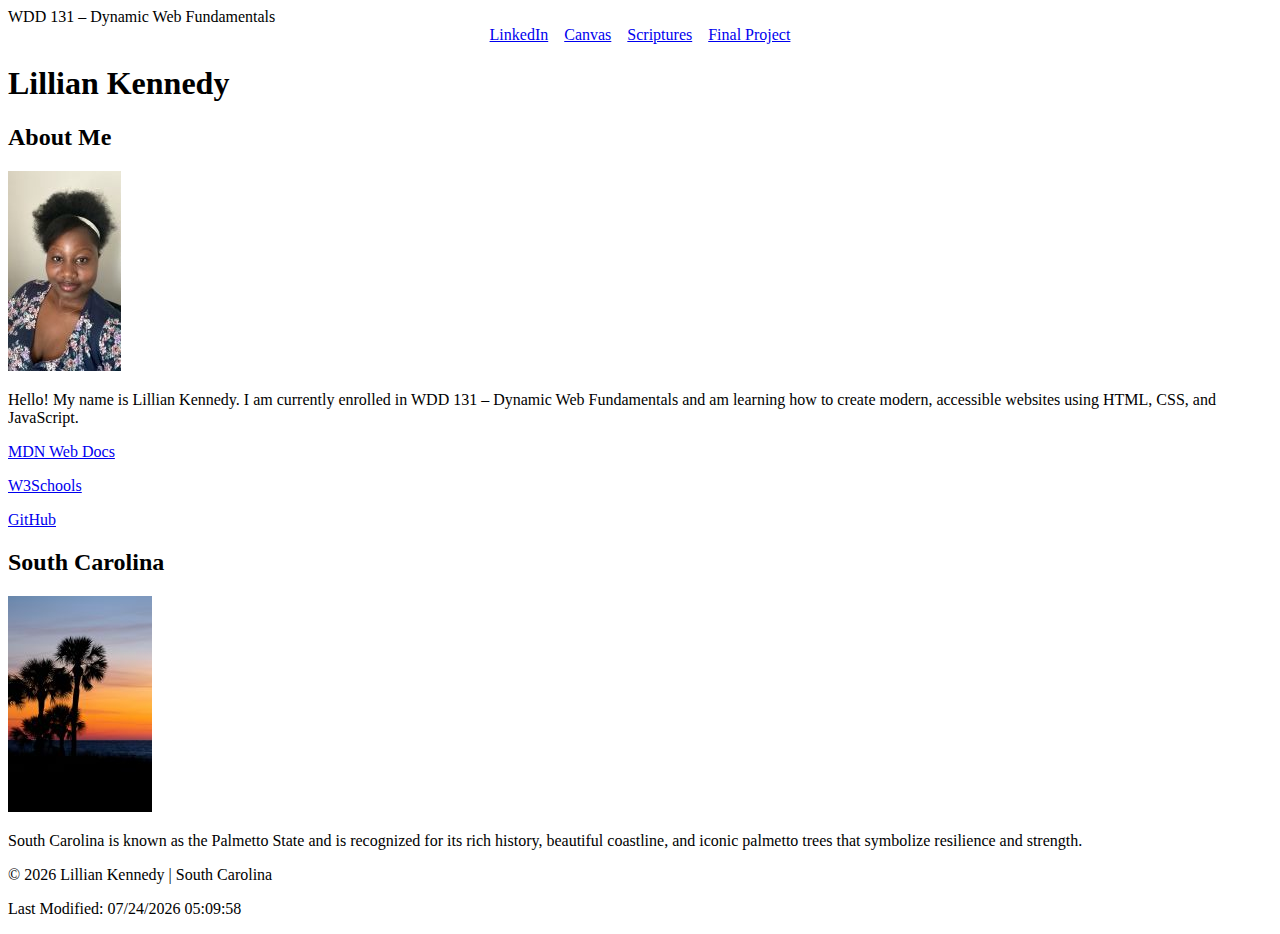
<file: index.html>
<!DOCTYPE html>
<html lang="en">
<head>
  <meta charset="UTF-8">
  <meta name="viewport" content="width=device-width, initial-scale=1.0">
  <meta name="description" content="WDD 131 – Dynamic Web Fundamentals | Lillian Kennedy | Course landing page demonstrating HTML, CSS, and JavaScript fundamentals.">
  <meta name="author" content="Lillian Kennedy">

  <title>WDD 131 – Dynamic Web Fundamentals – Lillian Kennedy</title>

  <!-- Google Fonts -->
  <link rel="preconnect" href="https://fonts.googleapis.com">
  <link rel="preconnect" href="https://fonts.gstatic.com" crossorigin>
  <link href="https://fonts.googleapis.com/css2?family=Roboto:wght@400;700&display=swap" rel="stylesheet">

  <!-- CSS -->
  <link rel="stylesheet" href="styles/base.css">

  <!-- JavaScript -->
  <script src="scripts/getdates.js" defer></script>
</head>

<body>
  <header>
    <span id="course-title">WDD 131 – Dynamic Web Fundamentals</span>

    <nav>
      <a href="https://www.linkedin.com/" target="_blank">LinkedIn</a>
      <a href="https://byupw.instructure.com/" target="_blank">Canvas</a>
      <a href="https://www.churchofjesuschrist.org/study/scriptures" target="_blank">Scriptures</a>
      <a href="#" >Final Project</a>
    </nav>
  </header>

  <main>
    <h1>Lillian Kennedy</h1>

    <section class="card">
      <h2>About Me</h2>
      <img src="images/profile.jpg" alt="Profile photo of Lillian Kennedy">
      <p>
        Hello! My name is Lillian Kennedy. I am currently enrolled in WDD 131 – Dynamic Web
        Fundamentals and am learning how to create modern, accessible websites using
        HTML, CSS, and JavaScript.
      </p>
      <p>
        <a href="https://developer.mozilla.org/" target="_blank">MDN Web Docs</a>
      </p>
      <p>
        <a href="https://www.w3schools.com/" target="_blank">W3Schools</a>
      </p>
      <p>
        <a href="https://github.com/" target="_blank">GitHub</a>
      </p>
    </section>

    <section class="card">
      <h2>South Carolina</h2>
      <img src="images/palmetto.jpg" alt="Palmetto tree of South Carolina">
      <p>
        South Carolina is known as the Palmetto State and is recognized for its rich
        history, beautiful coastline, and iconic palmetto trees that symbolize resilience
        and strength.
      </p>
    </section>
  </main>

  <footer>
    <p>
      &copy; <span id="currentyear"></span> Lillian Kennedy | South Carolina
    </p>
    <p id="lastModified"></p>
  </footer>
</body>
</html>
</file>
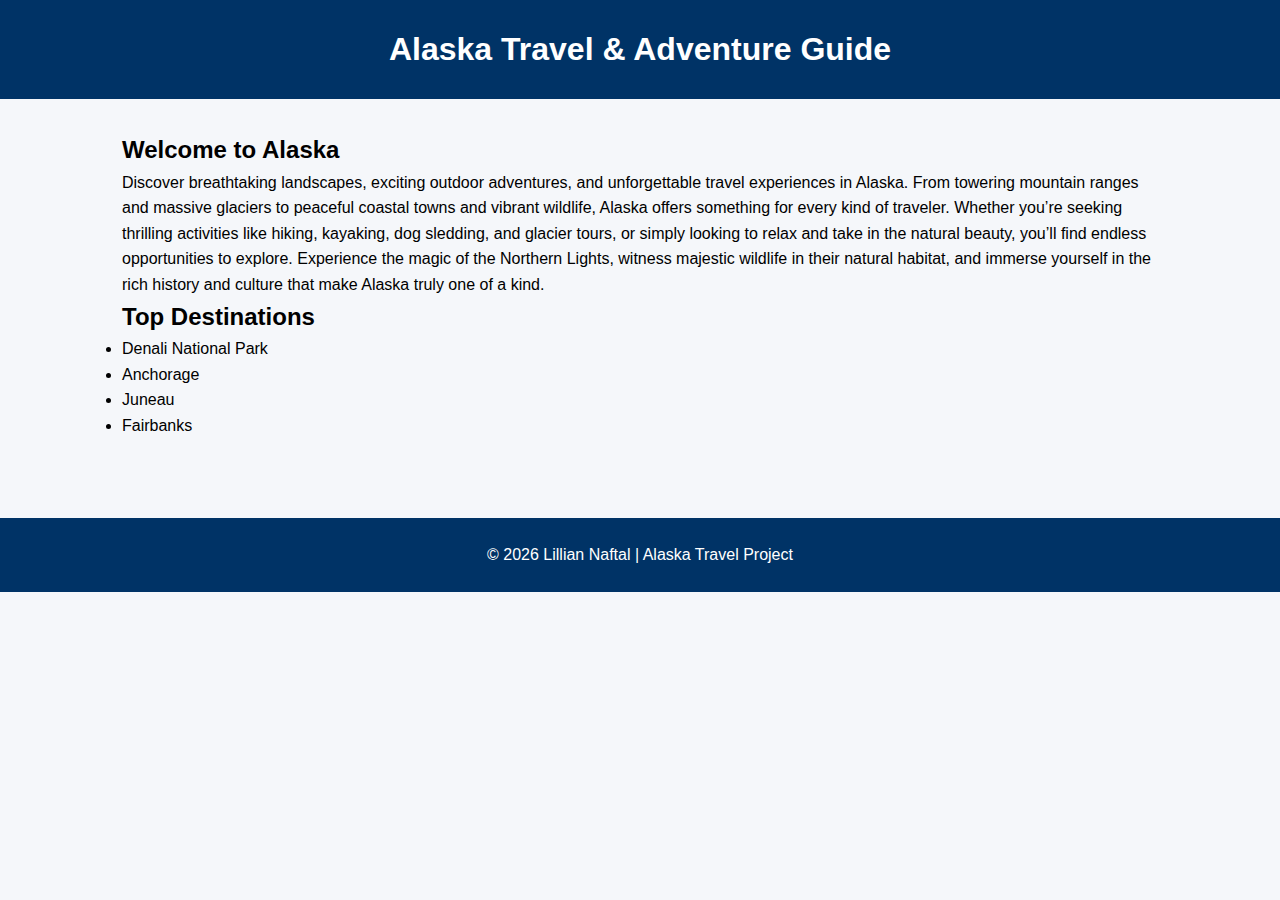
<file: project/index.html>
<!DOCTYPE html>
<html lang="en-US">
<head>
    <meta charset="UTF-8">
    <meta name="viewport" content="width=device-width, initial-scale=1.0">

    <title>Alaska Travel & Adventure Guide</title>

    <meta name="description" content="Explore Alaska travel destinations, outdoor adventures, wildlife tours, and unforgettable experiences.">
    <meta name="author" content="Lillian Naftal">

    <link rel="stylesheet" href="styles/style.css">
</head>

<body>
    <header>
        <h1>Alaska Travel & Adventure Guide</h1>
    </header>

    <main>
        <section>
            <h2>Welcome to Alaska</h2>
            <p>
                Discover breathtaking landscapes, exciting outdoor adventures, and unforgettable travel experiences in Alaska. 
    From towering mountain ranges and massive glaciers to peaceful coastal towns and vibrant wildlife, 
    Alaska offers something for every kind of traveler. Whether you’re seeking thrilling activities like 
    hiking, kayaking, dog sledding, and glacier tours, or simply looking to relax and take in the natural beauty, 
    you’ll find endless opportunities to explore. Experience the magic of the Northern Lights, witness majestic 
    wildlife in their natural habitat, and immerse yourself in the rich history and culture that make Alaska 
    truly one of a kind.
            </p>
        </section>

        <section>
            <h2>Top Destinations</h2>
            <ul>
                <li>Denali National Park</li>
                <li>Anchorage</li>
                <li>Juneau</li>
                <li>Fairbanks</li>
            </ul>
        </section>
    </main>

    <footer>
        <p>&copy; 2026 Lillian Naftal | Alaska Travel Project</p>
    </footer>
</body>
</html>
</file>
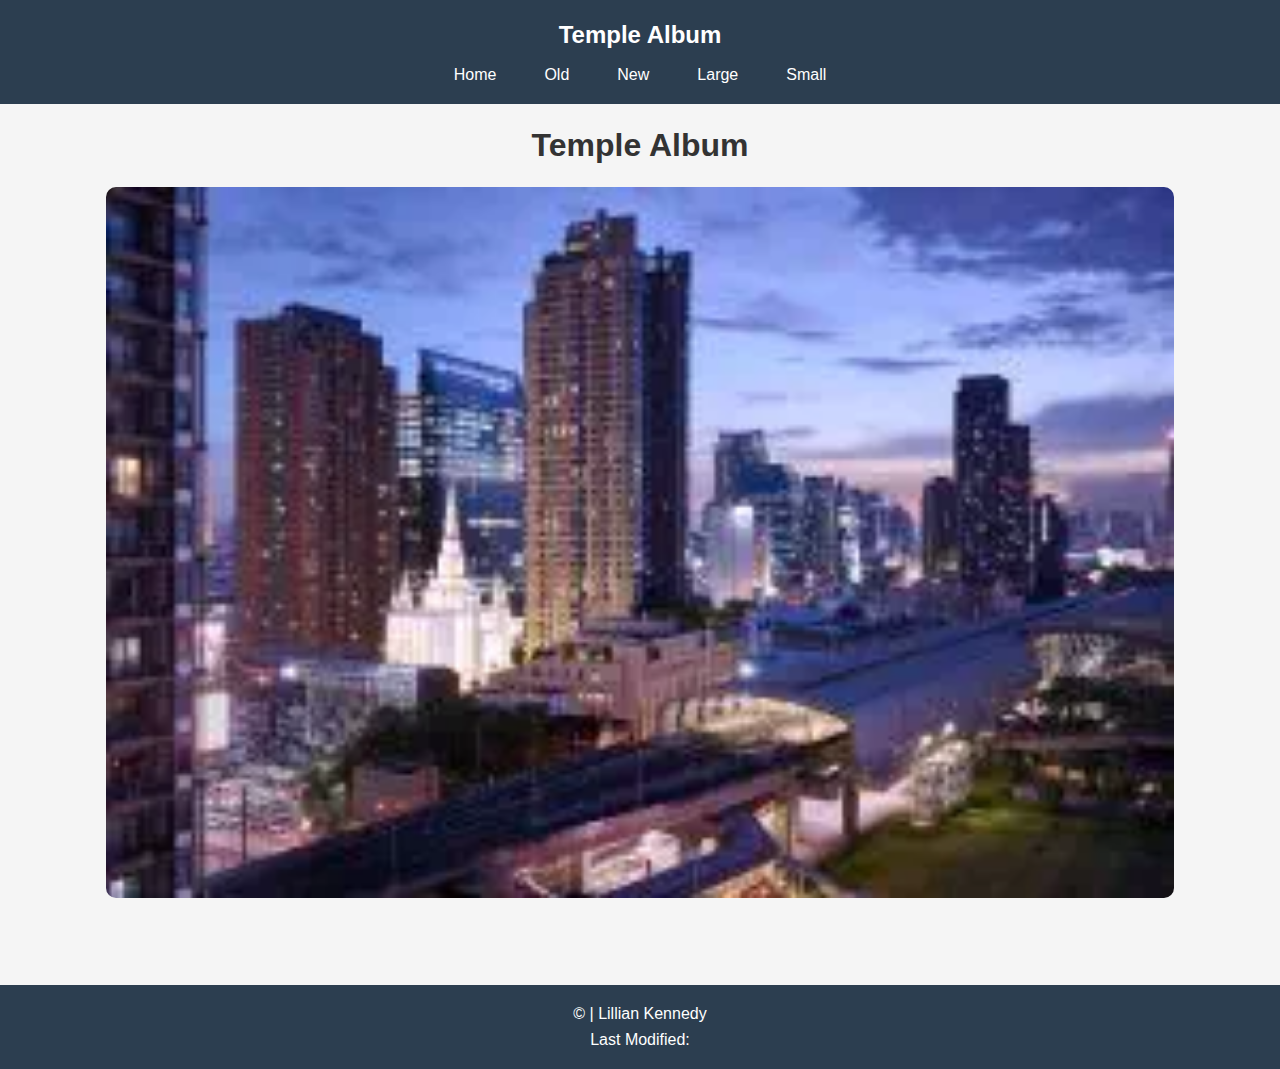
<file: filtered-temples.html>
<!DOCTYPE html>
<html lang="en-US">
<head>
  <meta charset="UTF-8">
  <meta name="viewport" content="width=device-width, initial-scale=1.0">

  <title>Temple Album</title>

  <meta name="description" content="A dynamic picture album of temples including name, location, dedication date, area, and images.">
  <meta name="author" content="Lillian Kennedy">

  <link rel="stylesheet" href="styles/filtered-temples.css">
  <script src="scripts/filtered-temples.js" defer></script>
</head>

<body>

  <!-- REQUIRED HEADER -->
  <header>
    <h2>Temple Album</h2>
    <nav>
      <ul>
        <li><a href="#" data-filter="all">Home</a></li>
        <li><a href="#" data-filter="old">Old</a></li>
        <li><a href="#" data-filter="new">New</a></li>
        <li><a href="#" data-filter="large">Large</a></li>
        <li><a href="#" data-filter="small">Small</a></li>
      </ul>
    </nav>
  </header>

  <main>
    <!-- REQUIRED H1 -->
    <h1>Temple Album</h1>

    <!-- HERO SECTION (NOW HAS A HEADING) -->
    <section class="hero">
      <h2 class="visually-hidden">Featured Temple</h2>
      <picture>
        <source srcset="images/hero_small.webp" media="(max-width: 600px)">
        <source srcset="images/hero_medium.webp" media="(max-width: 1000px)">
        <img src="images/hero_large.webp" alt="A beautiful temple exterior">
      </picture>
    </section>

    <!-- TEMPLE CARDS -->
    <section id="temple-cards"></section>
  </main>

  <footer>
    <p>© <span id="year"></span> | Lillian Kennedy</p>
    <p>Last Modified: <span id="lastModified"></span></p>
  </footer>

</body>
</html>
</file>
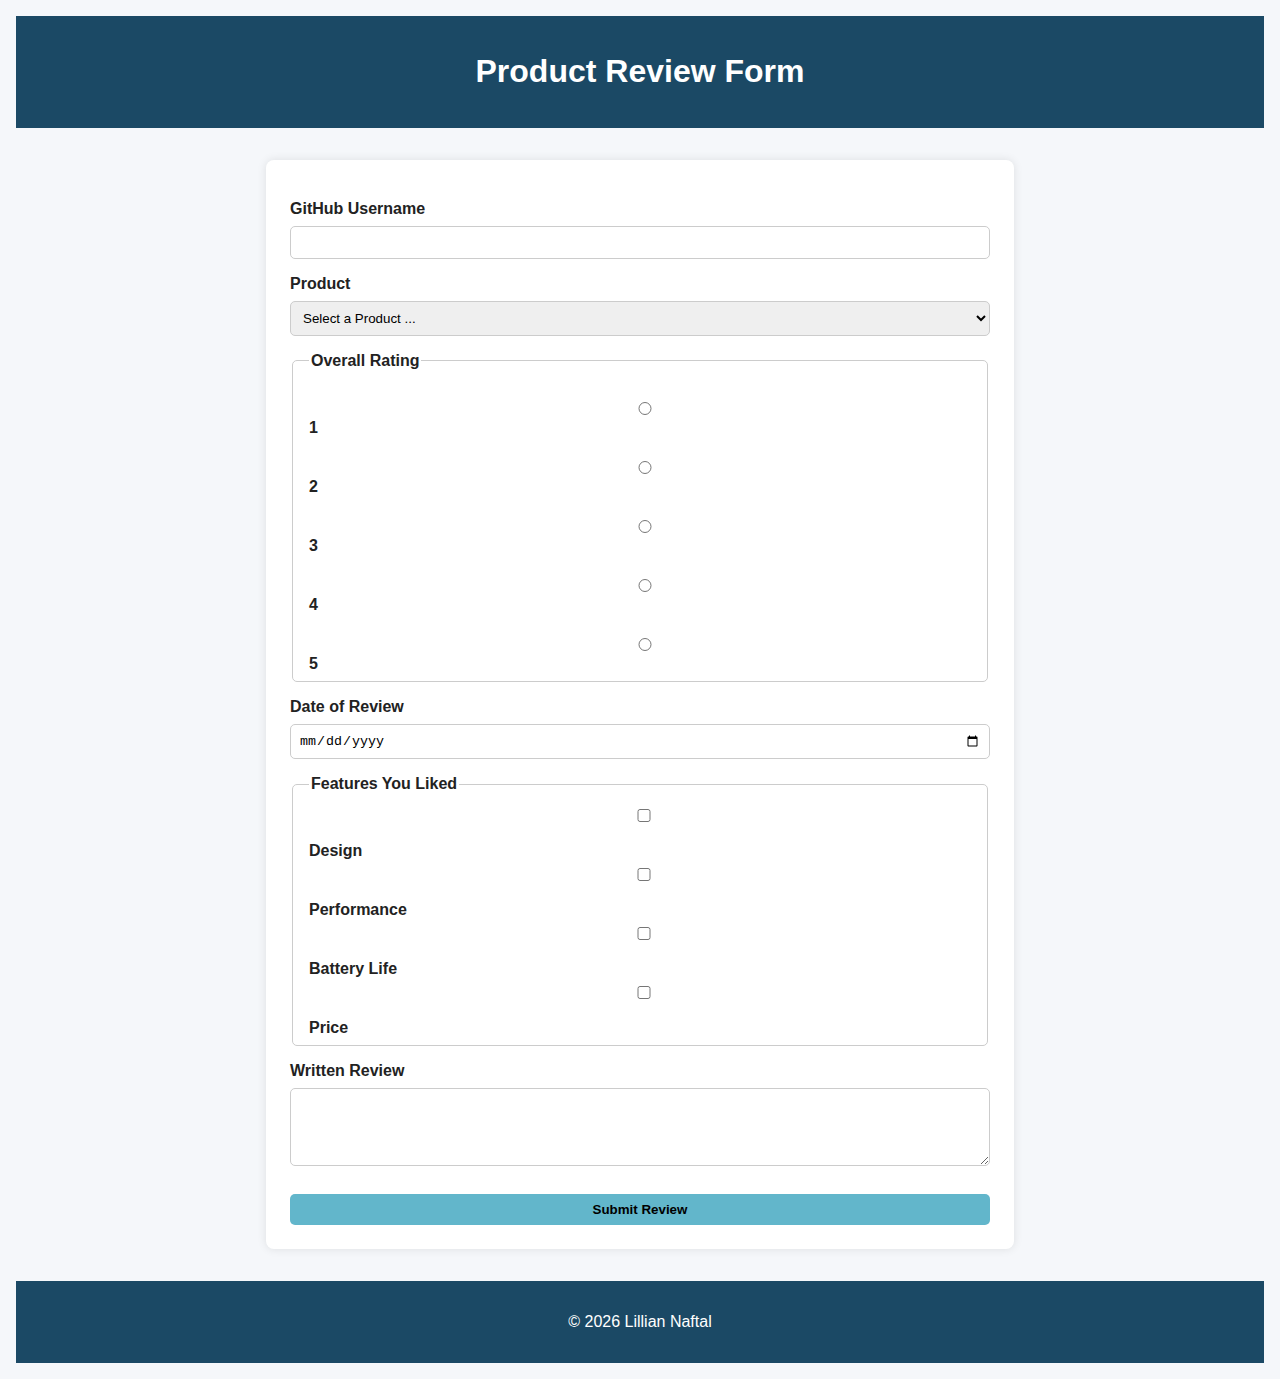
<file: form.html>
<!DOCTYPE html>
<html lang="en-US">
<head>
  <meta charset="UTF-8">
  <meta name="viewport" content="width=device-width, initial-scale=1.0">
  <meta name="description" content="Form to submit product reviews for the Week 5 assignment.">
  <meta name="author" content="Lillian Naftal">
  <title>W05 – Product Review Form</title>

  <link rel="stylesheet" href="styles/form-styles.css">
  <script src="scripts/form.js" defer></script>
</head>

<body>
  <header>
    <h1>Product Review Form</h1>
  </header>

  <main>
    <form method="get" action="review.html">

      <!-- GitHub Username -->
      <label for="username">GitHub Username</label>
      <input type="text" id="username" name="username" required>

      <!-- Product Select -->
      <label for="product">Product</label>
      <select id="product" name="product" required>
        <option value="" disabled selected>Select a Product ...</option>
        <option value="laptop">Laptop</option>
        <option value="tablet">Tablet</option>
        <option value="headphones">Headphones</option>
        <option value="camera">Camera</option>
      </select>

      <!-- Rating -->
      <fieldset>
        <legend>Overall Rating</legend>

        <label for="rating1">
          <input type="radio" id="rating1" name="rating" value="1" required>
          1
        </label>

        <label for="rating2">
          <input type="radio" id="rating2" name="rating" value="2" required>
          2
        </label>

        <label for="rating3">
          <input type="radio" id="rating3" name="rating" value="3" required>
          3
        </label>

        <label for="rating4">
          <input type="radio" id="rating4" name="rating" value="4" required>
          4
        </label>

        <label for="rating5">
          <input type="radio" id="rating5" name="rating" value="5" required>
          5
        </label>
      </fieldset>

      <!-- Review Date -->
      <label for="review-date">Date of Review</label>
      <input type="date" id="review-date" name="review-date" required>

      <!-- Features -->
      <fieldset>
        <legend>Features You Liked</legend>

        <input type="checkbox" id="feature-design" name="features" value="design">
        <label for="feature-design">Design</label>

        <input type="checkbox" id="feature-performance" name="features" value="performance">
        <label for="feature-performance">Performance</label>

        <input type="checkbox" id="feature-battery" name="features" value="battery">
        <label for="feature-battery">Battery Life</label>

        <input type="checkbox" id="feature-price" name="features" value="price">
        <label for="feature-price">Price</label>
      </fieldset>

      <!-- Written Review -->
      <label for="review">Written Review</label>
      <textarea id="review" name="review" rows="4" required></textarea>

      <!-- Submit -->
      <button type="submit">Submit Review</button>

    </form>
  </main>

  <footer>
    <p>&copy; 2026 Lillian Naftal</p>
  </footer>
</body>
</html>
</file>
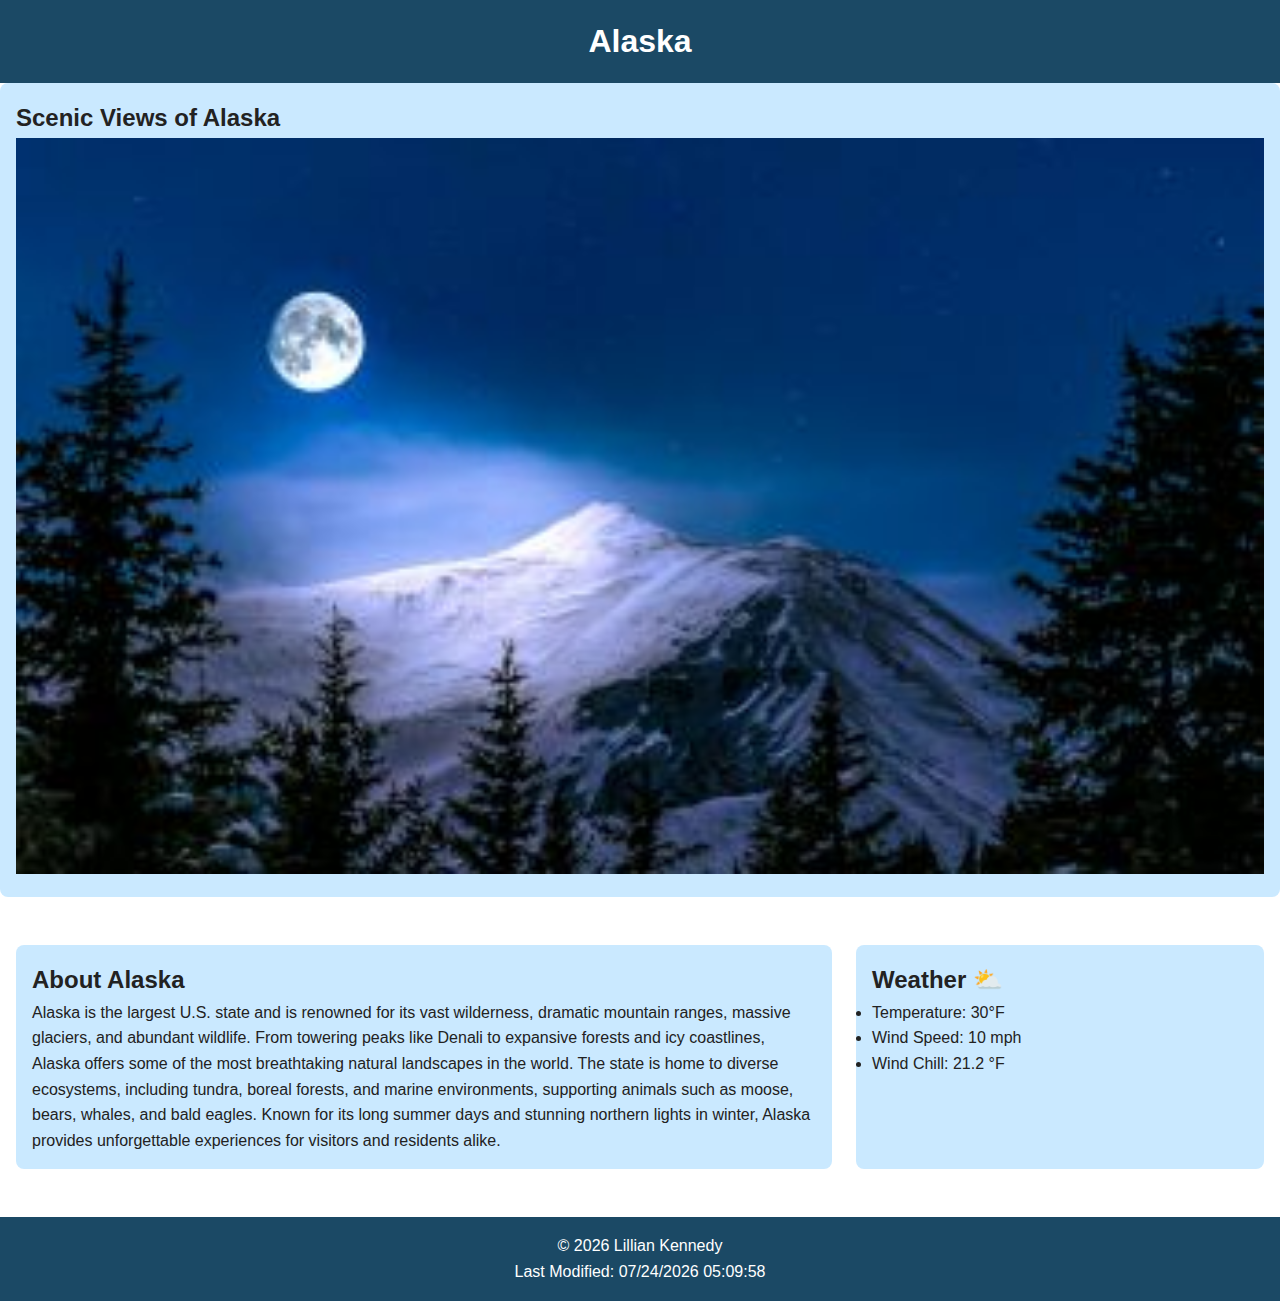
<file: place.html>
<!DOCTYPE html>
<html lang="en">
<head>
  <meta charset="UTF-8">
  <meta name="viewport" content="width=device-width, initial-scale=1.0">
  <title>Explore Alaska</title>

  <meta name="description" content="A responsive page highlighting Alaska, including weather, attractions, and facts.">
  <meta name="author" content="Lillian Kennedy">

  <link rel="stylesheet" href="styles/place.css">
  <link rel="stylesheet" href="styles/place-large.css">

  <script src="scripts/place.js" defer></script>
</head>

<body>

<header>
  <h1>Alaska</h1>
</header>

<!-- HERO -->
<section class="hero">
  <h2 class="visually-hidden">Scenic Views of Alaska</h2>
  <picture>
    <source srcset="images/hero-small.webp" media="(max-width: 600px)">
    <source srcset="images/hero-medium.webp" media="(max-width: 1000px)">
    <img src="images/hero-large.webp" alt="Scenic view of Alaska mountains and wilderness">
  </picture>
</section>

<main>

  <!-- INFO -->
  <section class="info">
    <h2>About Alaska</h2>
    <p>
      Alaska is the largest U.S. state and is renowned for its vast wilderness, dramatic mountain ranges, massive glaciers, and abundant wildlife.
      From towering peaks like Denali to expansive forests and icy coastlines, Alaska offers some of the most breathtaking natural landscapes in the world.
      The state is home to diverse ecosystems, including tundra, boreal forests, and marine environments, supporting animals such as moose, bears,
      whales, and bald eagles. Known for its long summer days and stunning northern lights in winter, Alaska provides unforgettable experiences
      for visitors and residents alike.
    </p>
  </section>

  <!-- WEATHER -->
  <section class="weather">
    <h2>Weather</h2>

    <!-- Mobile SVG icon -->
    <img class="weather-icon" src="images/weather.svg" alt="Partly cloudy weather">

    <ul>
      <li>Temperature: <span id="temp"></span>°F</li>
      <li>Wind Speed: <span id="wind"></span> mph</li>
      <li>Wind Chill: <span id="windchill"></span></li>
    </ul>
  </section>

</main>

<footer>
  <p>&copy; <span id="year"></span> Lillian Kennedy</p>
  <p>Last Modified: <span id="lastModified"></span></p>
</footer>

</body>
</html>
</file>
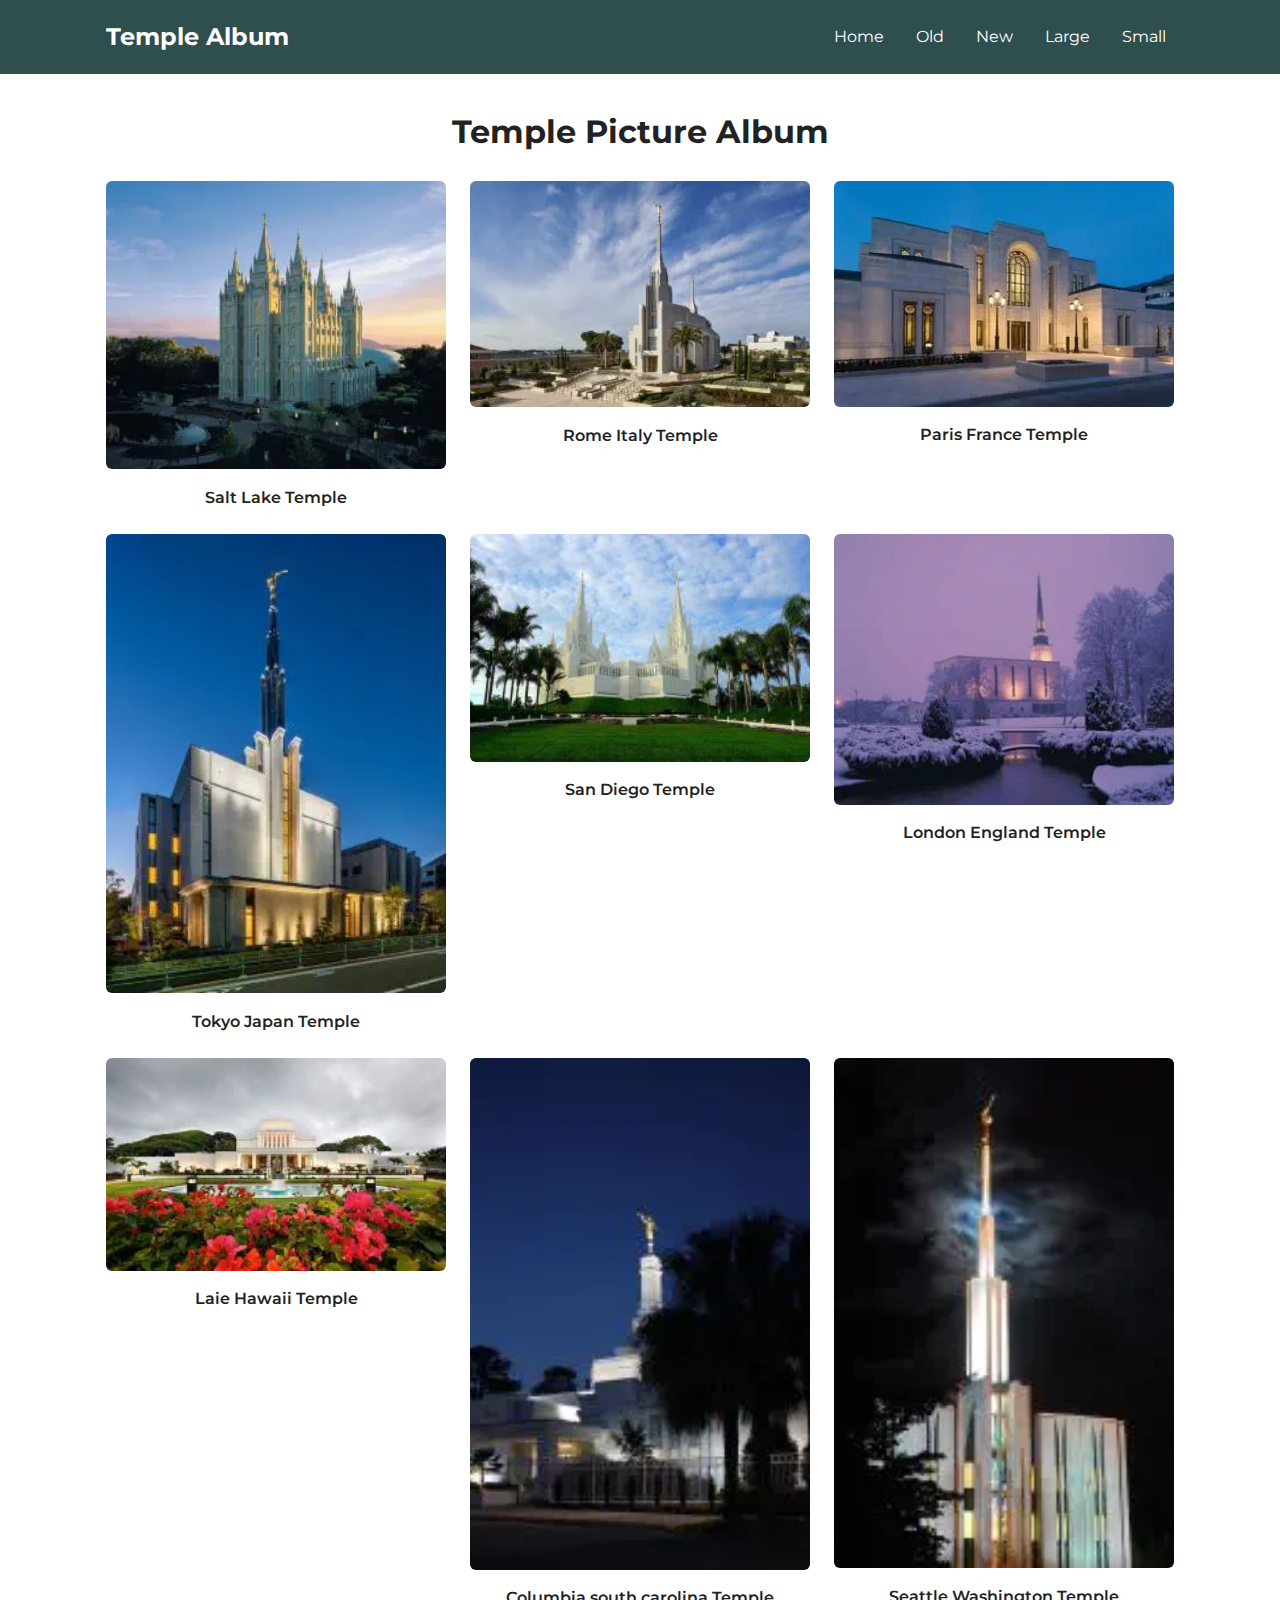
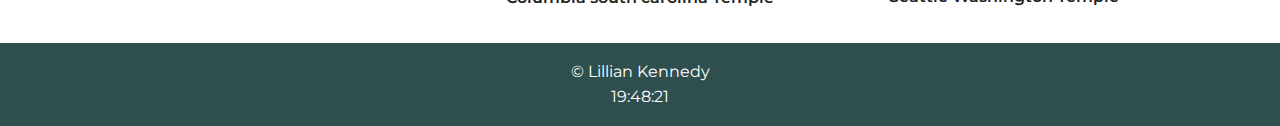
<file: temples.html>
<!DOCTYPE html>
<html lang="en">
<head>
  <meta charset="UTF-8">
  <meta name="viewport" content="width=device-width, initial-scale=1.0">
  <title>Temple Album</title>

  <!-- Google Font -->
  <link rel="preconnect" href="https://fonts.googleapis.com">
  <link rel="preconnect" href="https://fonts.gstatic.com" crossorigin>
  <link href="https://fonts.googleapis.com/css2?family=Montserrat:wght@400;600&display=swap" rel="stylesheet">

  <!-- Mobile First CSS -->
  <link rel="stylesheet" href="styles/temples.css">
  <link rel="stylesheet" href="styles/temples-large.css">

  <script src="scripts/temples.js" defer></script>
</head>
<body>

<header>
  <div class="header-content">
    <h2>Temple Album</h2>

    <button id="menu-button" aria-label="Menu">
      ☰
    </button>

    <nav id="nav-menu">
      <a href="#">Home</a>
      <a href="#">Old</a>
      <a href="#">New</a>
      <a href="#">Large</a>
      <a href="#">Small</a>
    </nav>
  </div>
</header>

<main>
  <h1>Temple Picture Album</h1>

  <section class="gallery">
    <!-- 9 Figures -->
    <figure>
      <img src="images/salt-lake-temple.webp" alt="Temple 1" loading="lazy">
      <figcaption>Salt Lake Temple</figcaption>
    </figure>
    <figure>
      <img src="images/rome-italy-temple.webp" alt="Temple 2" loading="lazy">
      <figcaption>Rome Italy Temple</figcaption>
    </figure>
    <figure>
      <img src="images/paris-france-temple.webp" alt="Temple 3" loading="lazy">
      <figcaption>Paris France Temple</figcaption>
    </figure>
    <figure>
      <img src="images/tokyo-japan-temple.webp" alt="Temple 4" loading="lazy">
      <figcaption>Tokyo Japan Temple</figcaption>
    </figure>
    <figure>
      <img src="images/san-diego-temple.webp" alt="Temple 5" loading="lazy">
      <figcaption>San Diego Temple</figcaption>
    </figure>
    <figure>
      <img src="images/london-england-temple.webp" alt="Temple 6" loading="lazy">
      <figcaption>London England Temple</figcaption>
    </figure>
    <figure>
      <img src="images/laie-hawaii-temple.webp" alt="Temple 7" loading="lazy">
      <figcaption>Laie Hawaii Temple</figcaption>
    </figure>
    <figure>
      <img src="images/columbia-south-carolina-temple.webp" alt="Temple 8" loading="lazy">
      <figcaption>Columbia south carolina Temple</figcaption>
    </figure>
    <figure>
      <img src="images/seattle-washington-temple.webp" alt="Temple 9" loading="lazy">
      <figcaption>Seattle Washington Temple</figcaption>
    </figure>
  </section>
</main>

<footer>
  <p>&copy; <span id="2026"></span> Lillian Kennedy</p>
  <p>19:48:21 <span id="lastModified"></span></p>
</footer>

</body>
</html>
</file>
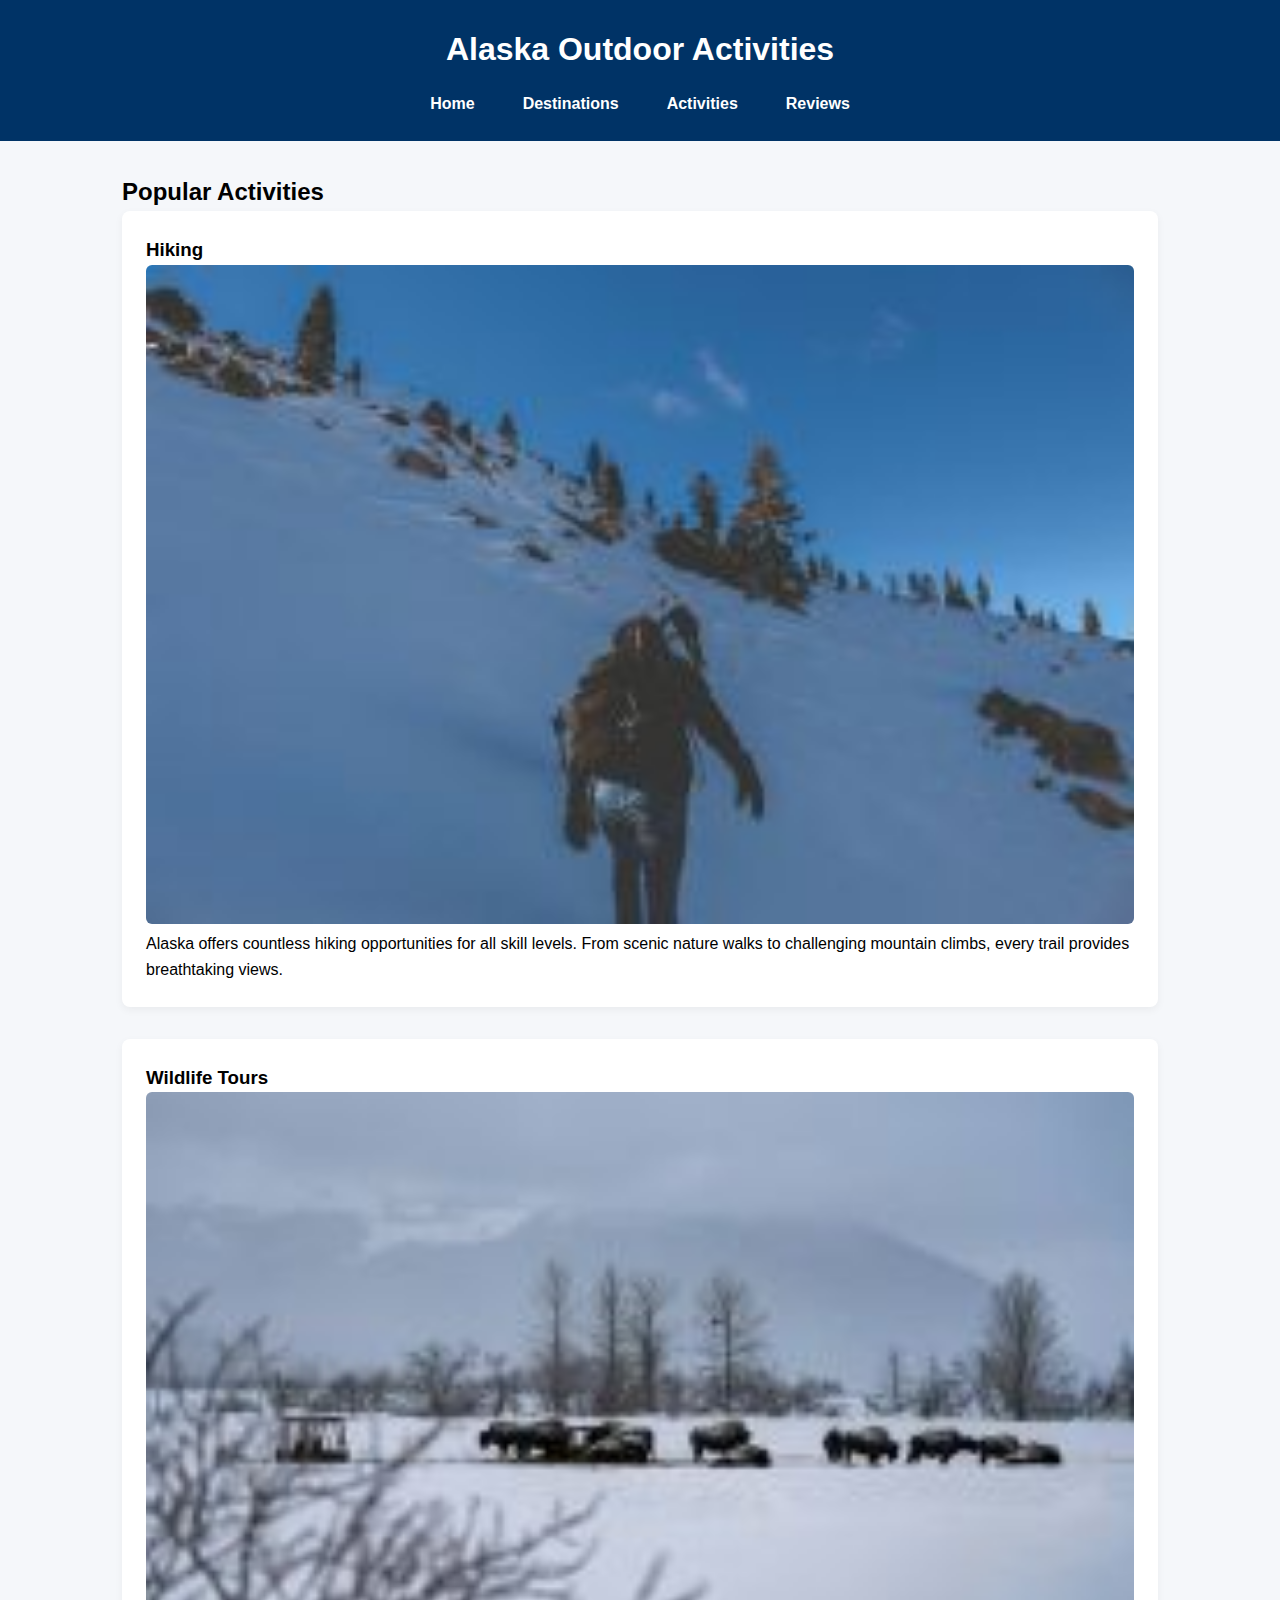
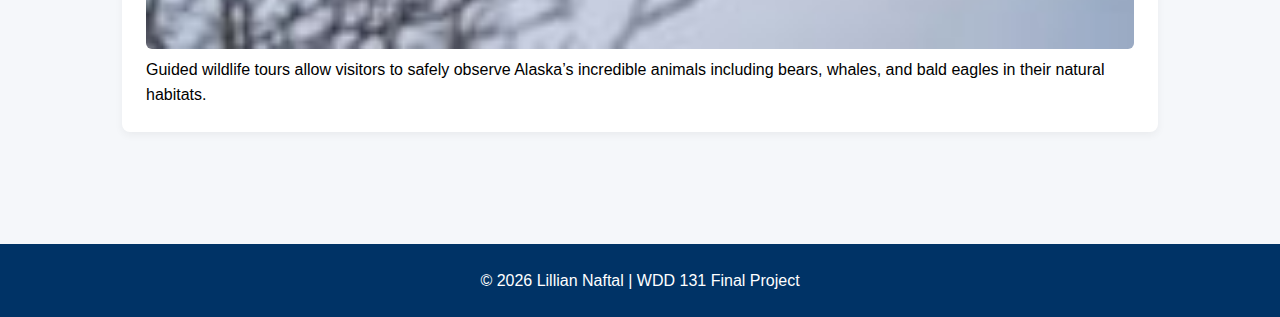
<file: project/activities.html>
<!DOCTYPE html>
<html lang="en-US">
<head>
    <meta charset="UTF-8">
    <meta name="viewport" content="width=device-width, initial-scale=1.0">
    <title>Alaska Outdoor Activities</title>
    <meta name="description" content="Discover exciting outdoor activities in Alaska including hiking, kayaking, wildlife tours, and glacier adventures.">
    <meta name="author" content="Lillian Naftal">

    <link rel="stylesheet" href="styles/style.css">
    <script src="scripts/main.js" defer></script>
</head>

<body>

<header>
    <h1>Alaska Outdoor Activities</h1>
    <nav>
        <ul>
            <li><a href="index.html">Home</a></li>
            <li><a href="destinations.html">Destinations</a></li>
            <li><a href="activities.html">Activities</a></li>
            <li><a href="reviews.html">Reviews</a></li>
        </ul>
    </nav>
</header>

<main>
 <h2>Popular Activities</h2>

    <div class="card-container">

        <div class="card">
            <h3>Hiking</h3>
            <img src="images/hiking.jpg" 
        alt="Hiking trail in Alaska mountains"
            loading="lazy">
            <p>
                Alaska offers countless hiking opportunities for all skill levels.
                From scenic nature walks to challenging mountain climbs, every trail
                provides breathtaking views.
            </p>
        </div>

        <div class="card">
            <h3>Wildlife Tours</h3>
            <img src="images/wildlife.jpg"
            alt="Wildlife viewing in Alaska"
                 loading="lazy">
            <p>
                Guided wildlife tours allow visitors to safely observe Alaska’s incredible
                animals including bears, whales, and bald eagles in their natural habitats.
            </p>
        </div>

    </div>

</main>

<footer>
    <p>&copy; 2026 Lillian Naftal | WDD 131 Final Project</p>
</footer>

</body>
</html>
</file>
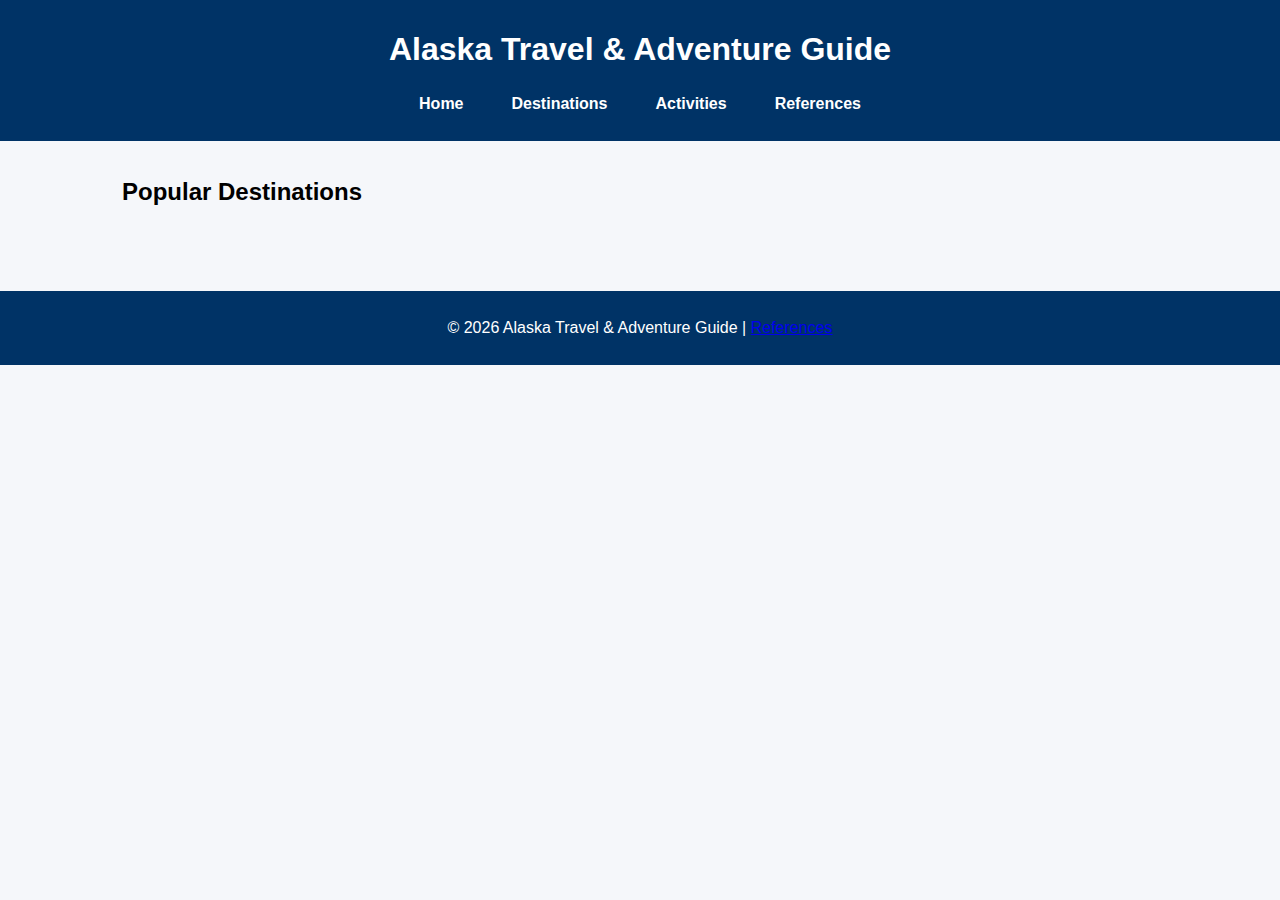
<file: project/destination.html>
<!DOCTYPE html>
<html lang="en">
<head>
  <meta charset="UTF-8">
  <meta name="viewport" content="width=device-width, initial-scale=1.0">
  <title>Destinations | Alaska Travel & Adventure Guide</title>
  <link rel="stylesheet" href="styles/style.css">
  <script src="scripts/main.js" defer></script>
</head>
<body>

<header>
  <h1>Alaska Travel & Adventure Guide</h1>
  <nav>
    <ul>
      <li><a href="index.html">Home</a></li>
      <li><a href="destinations.html">Destinations</a></li>
      <li><a href="activities.html">Activities</a></li>
      <li><a href="references.html">References</a></li>
    </ul>
  </nav>
</header>

<main>
  <h2>Popular Destinations</h2>
  <div id="destinations-list">
    <!-- JS will populate destination cards -->
  </div>
</main>

<footer>
  <p>&copy; 2026 Alaska Travel & Adventure Guide | <a href="references.html">References</a></p>
</footer>

</body>
</html>
</file>
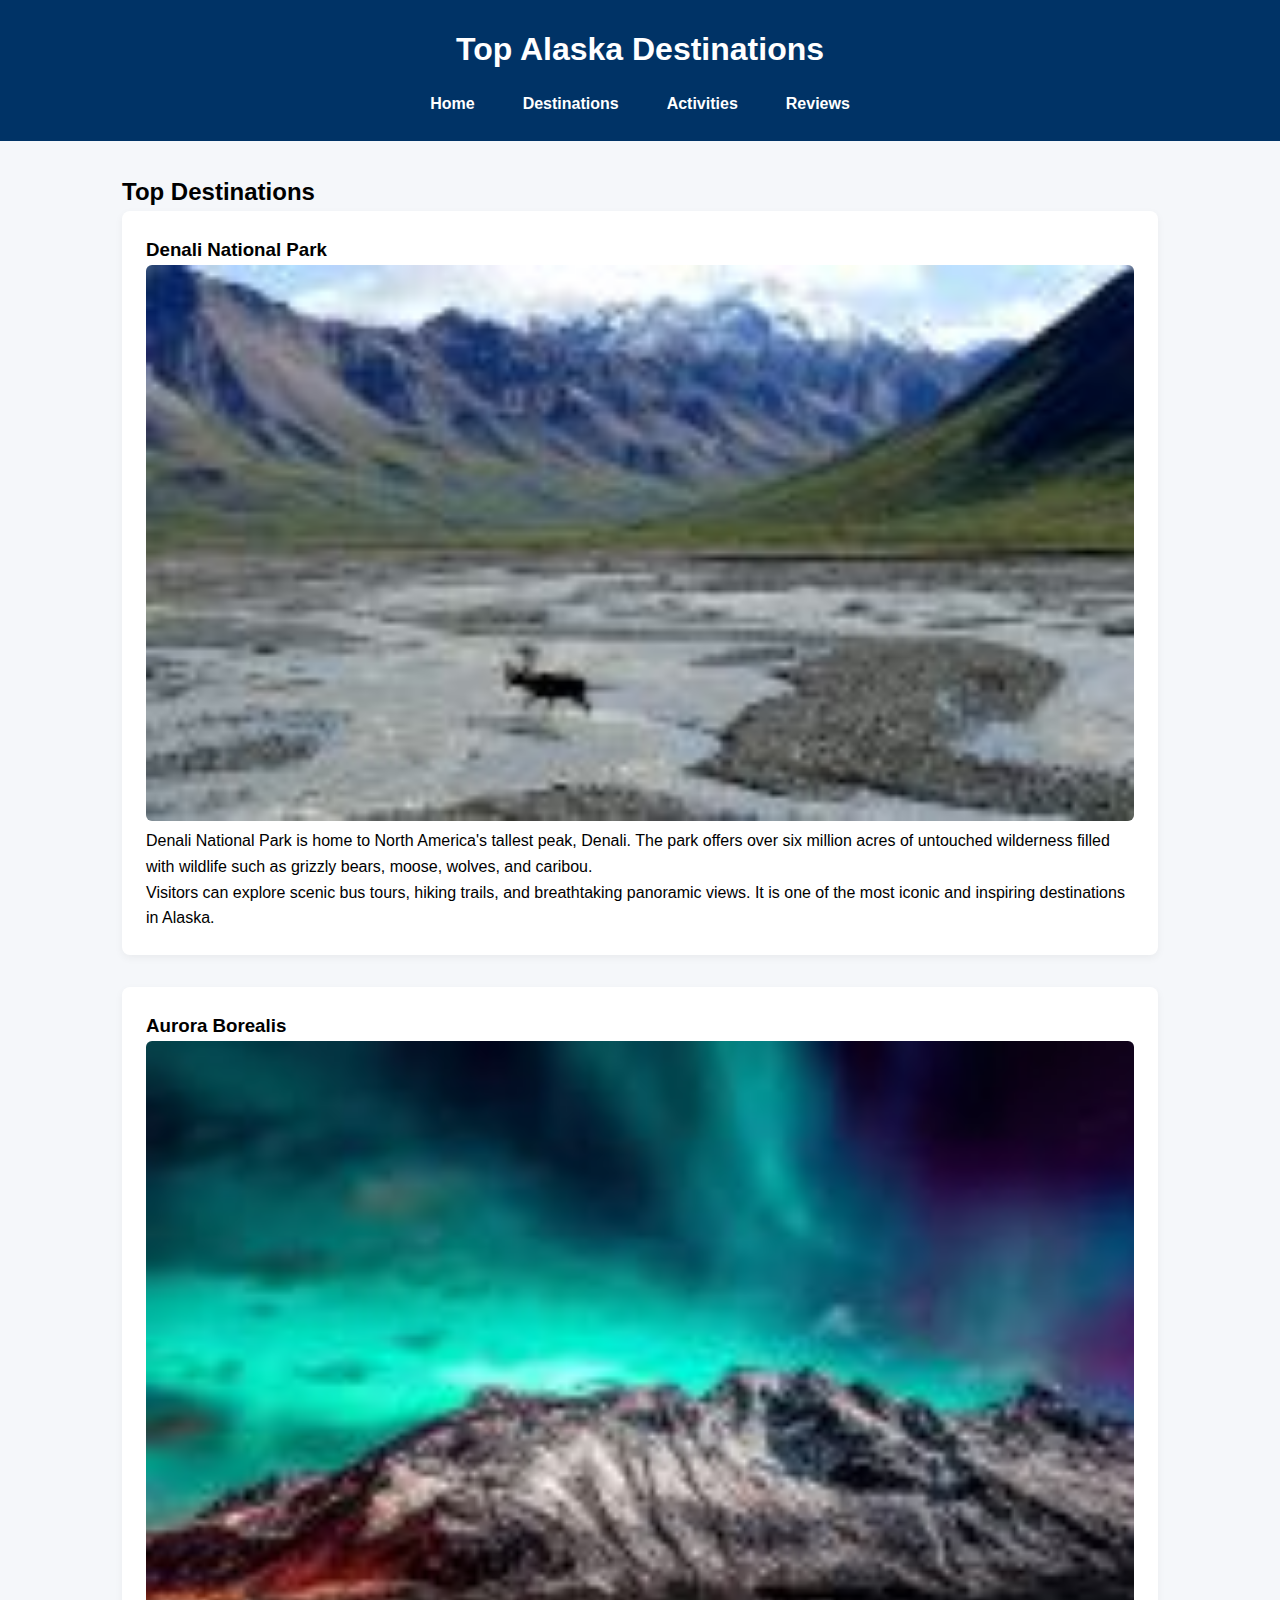
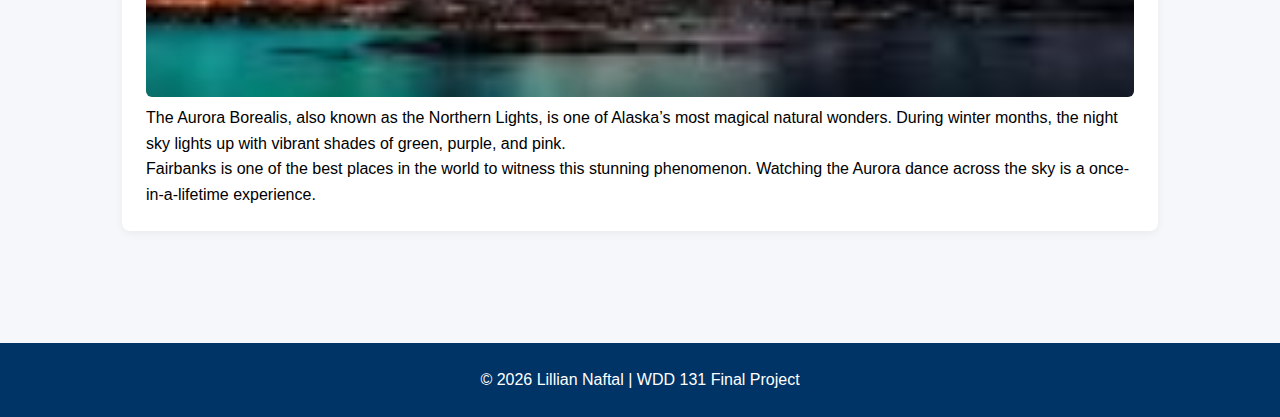
<file: project/destinations.html>
<!DOCTYPE html>
<html lang="en-US">
<head>
    <meta charset="UTF-8">
    <meta name="viewport" content="width=device-width, initial-scale=1.0">
    <title>Top Alaska Destinations</title>
    <meta name="description" content="Explore Alaska’s top destinations including Denali National Park and the Aurora Borealis in Fairbanks.">
    <meta name="author" content="Lillian Naftal">

    <link rel="stylesheet" href="styles/style.css">
    <script src="scripts/main.js" defer></script>
</head>

<body>

<header>
    <h1>Top Alaska Destinations</h1>
    <nav>
        <ul>
            <li><a href="index.html">Home</a></li>
            <li><a href="destinations.html">Destinations</a></li>
            <li><a href="activities.html">Activities</a></li>
            <li><a href="reviews.html">Reviews</a></li>
        </ul>
    </nav>
</header>

<main>
 <h2>Top Destinations</h2>

    <div class="card-container">

      <div class="card">
    <h3>Denali National Park</h3>
    <img src="images/denali.jpg"
         alt="Denali National Park mountain landscape"
         loading="lazy">
           <p>
                Denali National Park is home to North America's tallest peak, Denali.
                The park offers over six million acres of untouched wilderness filled with
                wildlife such as grizzly bears, moose, wolves, and caribou.
            </p>
            <p>
                Visitors can explore scenic bus tours, hiking trails, and breathtaking
                panoramic views. It is one of the most iconic and inspiring destinations
                in Alaska.
            </p>
        </div>

        <div class="card">
    <h3>Aurora Borealis</h3>
    <img src="images/aurora.jpg"
         alt="Aurora Borealis lights in Alaska sky"
         loading="lazy">
            <p>
                The Aurora Borealis, also known as the Northern Lights, is one of Alaska’s
                most magical natural wonders. During winter months, the night sky lights up
                with vibrant shades of green, purple, and pink.
            </p>
            <p>
                Fairbanks is one of the best places in the world to witness this stunning
                phenomenon. Watching the Aurora dance across the sky is a once-in-a-lifetime experience.
            </p>
        </div>

    </div>


</main>

<footer>
    <p>&copy; 2026 Lillian Naftal | WDD 131 Final Project</p>
</footer>

</body>
</html>
</file>
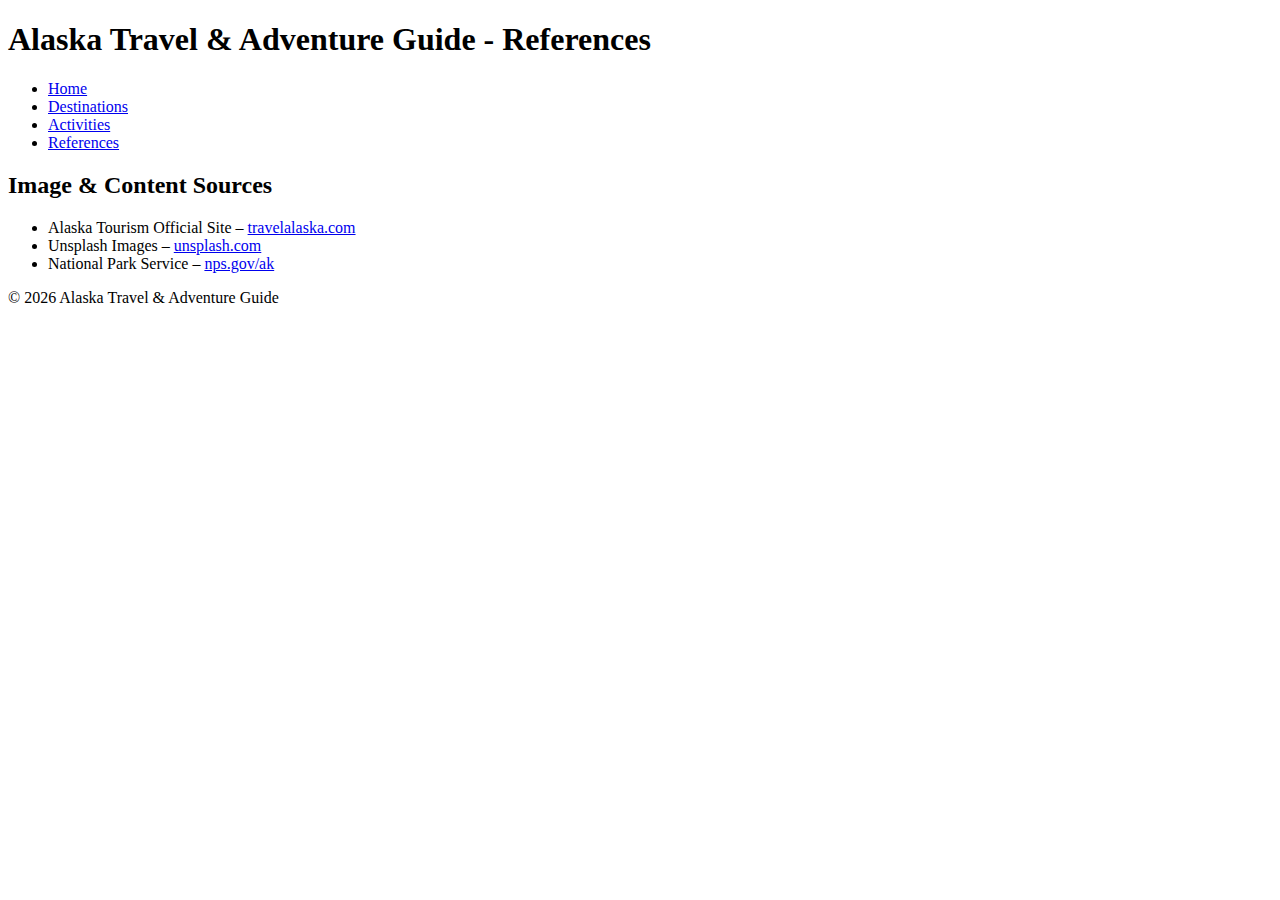
<file: project/references.html>
<!DOCTYPE html>
<html lang="en">
<head>
  <meta charset="UTF-8">
  <meta name="viewport" content="width=device-width, initial-scale=1.0">
  <title>References | Alaska Travel & Adventure Guide</title>
</head>
<body>

<header>
  <h1>Alaska Travel & Adventure Guide - References</h1>
  <nav>
    <ul>
      <li><a href="index.html">Home</a></li>
      <li><a href="destinations.html">Destinations</a></li>
      <li><a href="activities.html">Activities</a></li>
      <li><a href="references.html">References</a></li>
    </ul>
  </nav>
</header>

<main>
  <h2>Image & Content Sources</h2>
  <ul>
    <li>Alaska Tourism Official Site – <a href="https://www.travelalaska.com/">travelalaska.com</a></li>
    <li>Unsplash Images – <a href="https://unsplash.com/">unsplash.com</a></li>
    <li>National Park Service – <a href="https://www.nps.gov/state/ak/index.htm">nps.gov/ak</a></li>
  </ul>
</main>

<footer>
  <p>&copy; 2026 Alaska Travel & Adventure Guide</p>
</footer>

</body>
</html>
</file>
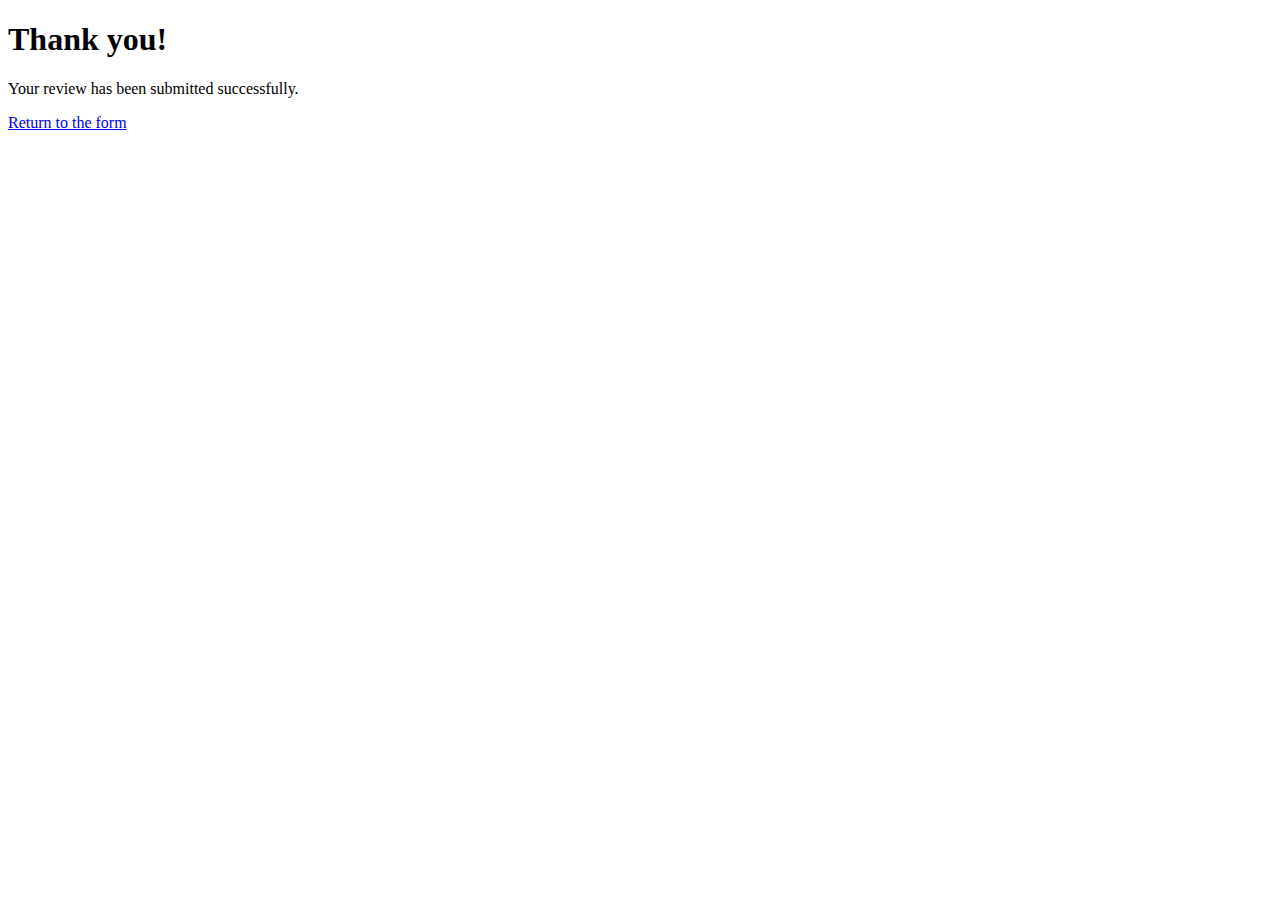
<file: project/review.html>
<!DOCTYPE html>
<html lang="en-US">
<head>
  <meta charset="UTF-8">
  <meta name="viewport" content="width=device-width, initial-scale=1.0">
  <title>Review Submitted</title>
</head>
<body>
  <h1>Thank you!</h1>
  <p>Your review has been submitted successfully.</p>
  <p><a href="form.html">Return to the form</a></p>
</body>
</html>
</file>
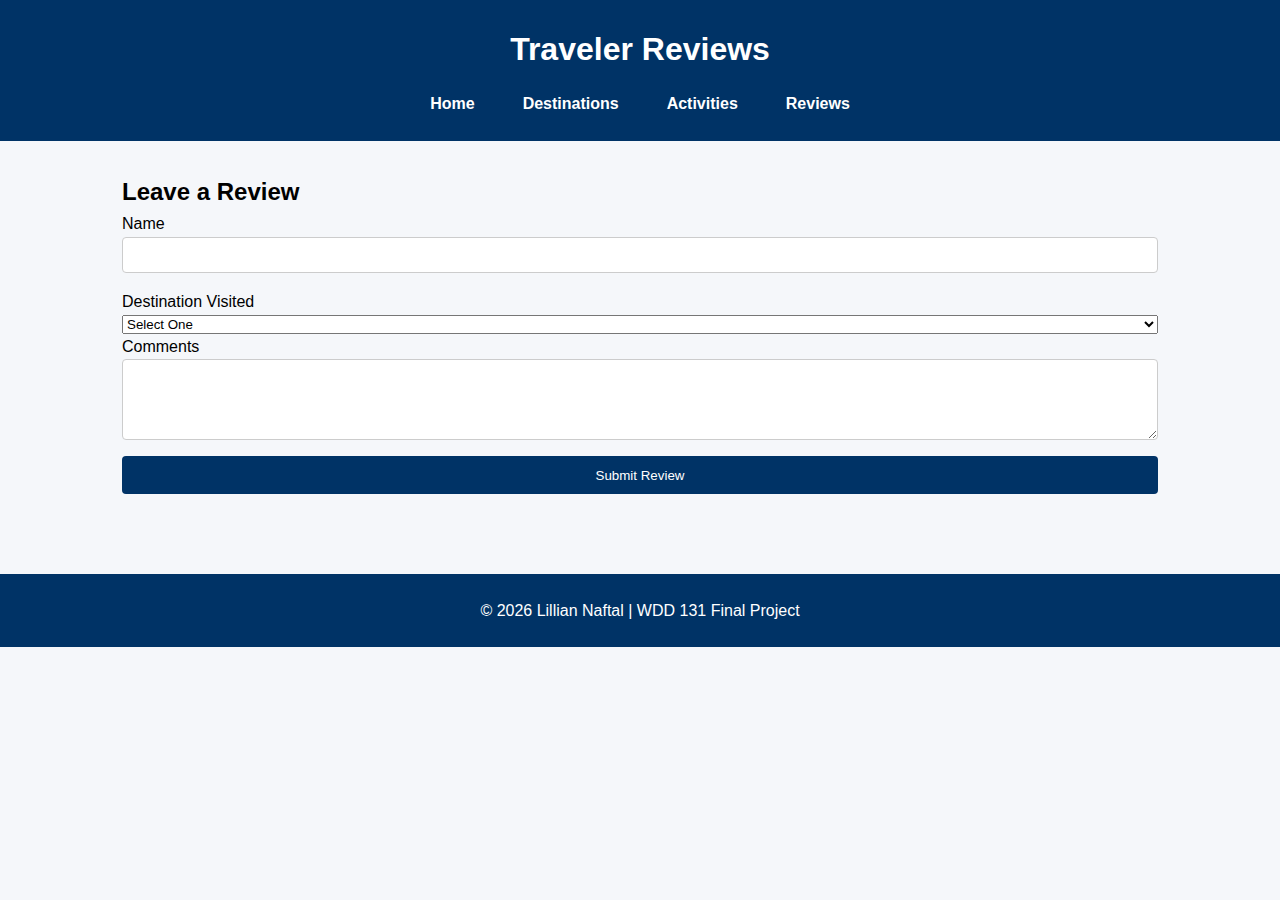
<file: project/reviews.html>
<!DOCTYPE html>
<html lang="en-US">
<head>
    <meta charset="UTF-8">
    <meta name="viewport" content="width=device-width, initial-scale=1.0">
    <title>Traveler Reviews</title>
    <meta name="description" content="Read traveler reviews and experiences from visitors who explored Alaska’s stunning destinations.">
    <meta name="author" content="Lillian Naftal">

    <link rel="stylesheet" href="styles/style.css">
    <script src="scripts/main.js" defer></script>
</head>

<body>

<header>
    <h1>Traveler Reviews</h1>
    <nav>
        <ul>
            <li><a href="index.html">Home</a></li>
            <li><a href="destinations.html">Destinations</a></li>
            <li><a href="activities.html">Activities</a></li>
            <li><a href="reviews.html">Reviews</a></li>
        </ul>
    </nav>
</header>

<main>
    <h2>Leave a Review</h2>

    <form id="reviewForm">
        <label for="name">Name</label>
        <input type="text" id="name" required>

        <label for="destination">Destination Visited</label>
        <select id="destination" required>
            <option value="">Select One</option>
            <option>Denali National Park</option>
            <option>Aurora Borealis</option>
        </select>

        <label for="comments">Comments</label>
        <textarea id="comments" rows="4" required></textarea>

        <button type="submit">Submit Review</button>
    </form>
</main>

<footer>
    <p>&copy; 2026 Lillian Naftal | WDD 131 Final Project</p>
</footer>

</body>
</html>
</file>
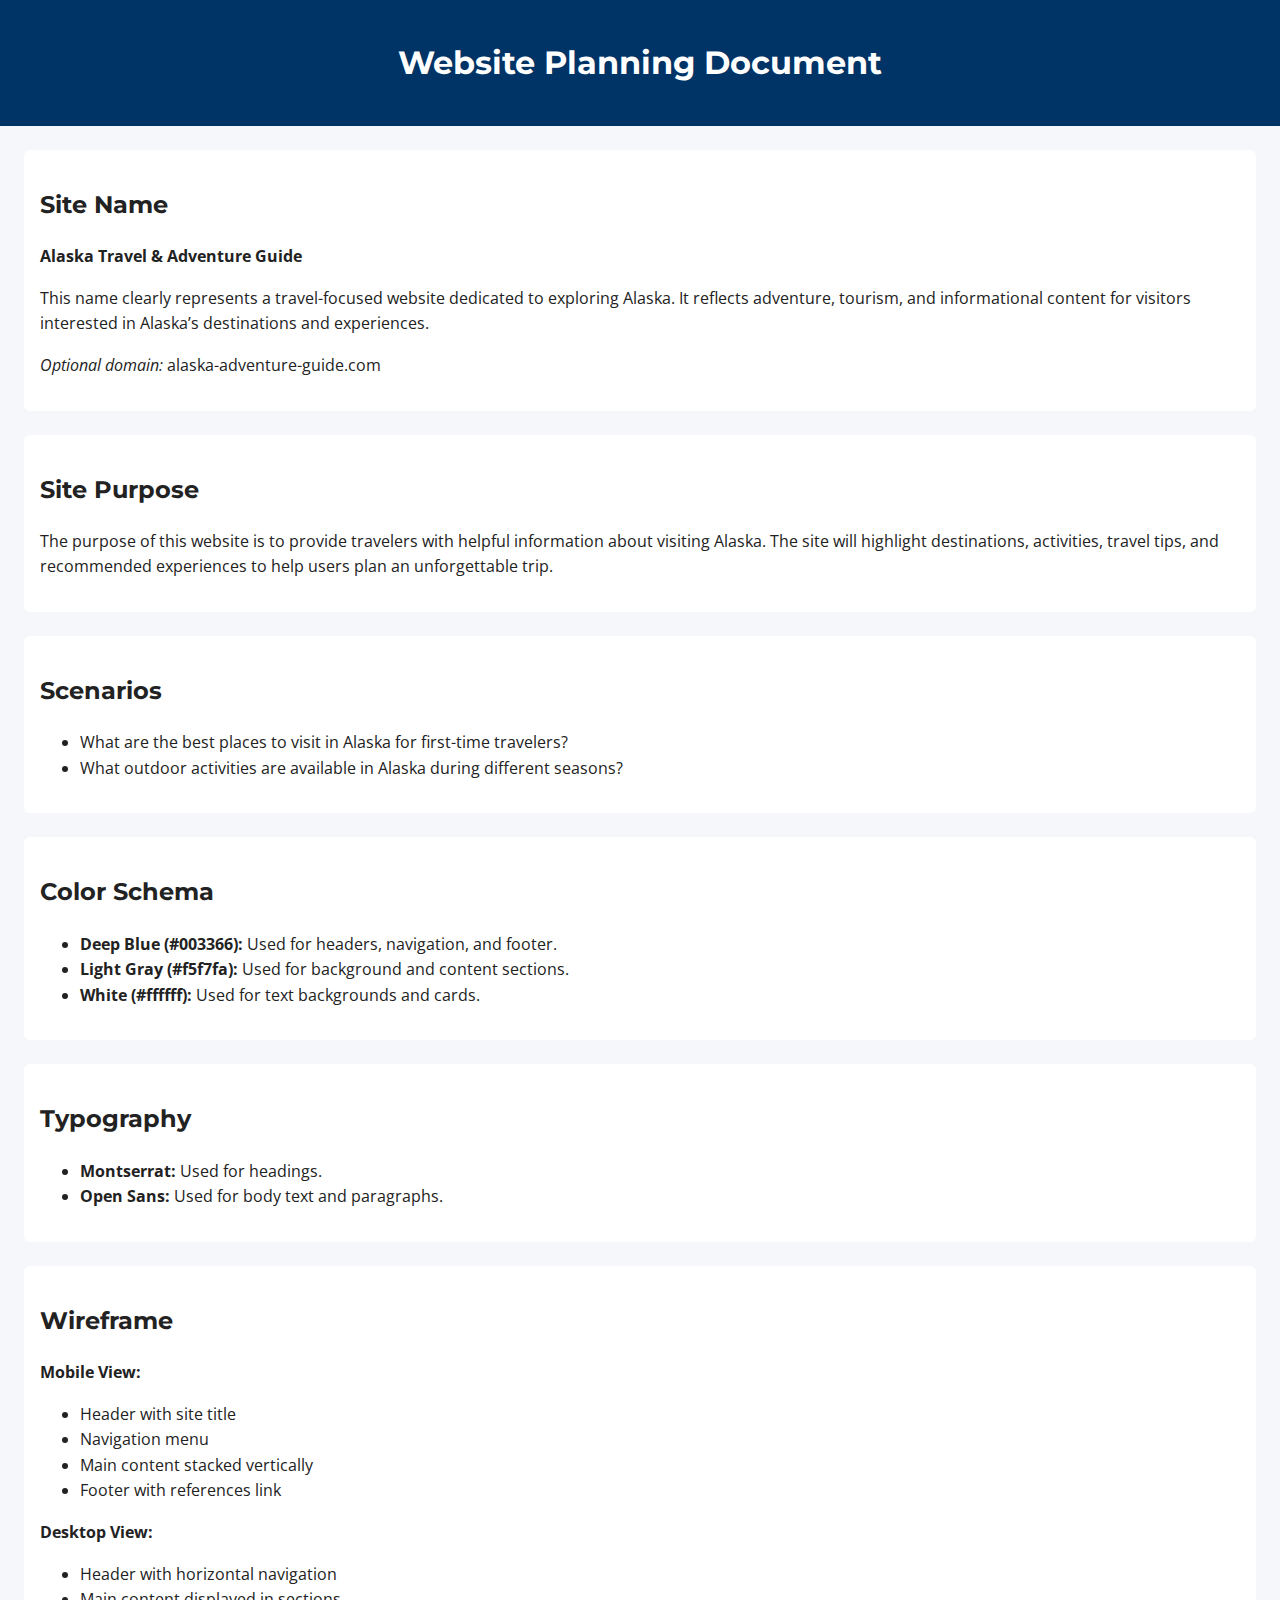
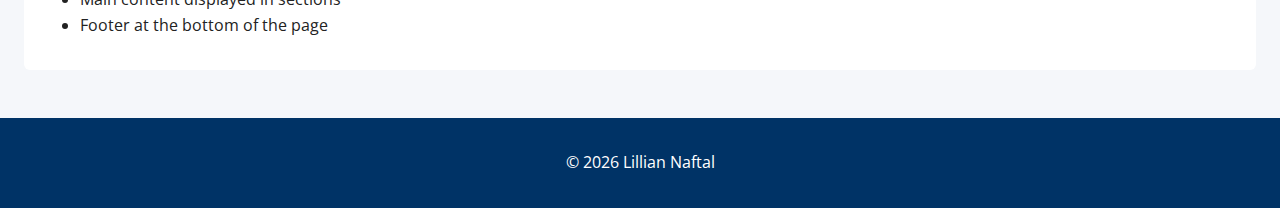
<file: project/siteplan.html>
<!DOCTYPE html>
<html lang="en-US">
<head>
  <meta charset="UTF-8">
  <meta name="viewport" content="width=device-width, initial-scale=1.0">
  <meta name="description" content="Website planning document for the Alaska Travel & Adventure Guide project.">
  <meta name="author" content="Lillian Naftal">

  <title>Site Plan – Alaska Travel & Adventure Guide</title>

  <!-- Google Fonts -->
  <link rel="preconnect" href="https://fonts.googleapis.com">
  <link rel="preconnect" href="https://fonts.gstatic.com" crossorigin>
  <link href="https://fonts.googleapis.com/css2?family=Montserrat:wght@400;600&family=Open+Sans&display=swap" rel="stylesheet">

  <!-- Local CSS -->
  <link rel="stylesheet" href="styles/siteplan.css">
</head>

<body>
  <header>
    <h1>Website Planning Document</h1>
  </header>

  <main>

    <section>
      <h2>Site Name</h2>
      <p><strong>Alaska Travel & Adventure Guide</strong></p>
      <p>
        This name clearly represents a travel-focused website dedicated to exploring Alaska.
        It reflects adventure, tourism, and informational content for visitors interested
        in Alaska’s destinations and experiences.
      </p>
      <p><em>Optional domain:</em> alaska-adventure-guide.com</p>
    </section>

    <section>
      <h2>Site Purpose</h2>
      <p>
        The purpose of this website is to provide travelers with helpful information about
        visiting Alaska. The site will highlight destinations, activities, travel tips,
        and recommended experiences to help users plan an unforgettable trip.
      </p>
    </section>

    <section>
      <h2>Scenarios</h2>
      <ul>
        <li>What are the best places to visit in Alaska for first-time travelers?</li>
        <li>What outdoor activities are available in Alaska during different seasons?</li>
      </ul>
    </section>

    <section>
      <h2>Color Schema</h2>
      <ul>
        <li><strong>Deep Blue (#003366):</strong> Used for headers, navigation, and footer.</li>
        <li><strong>Light Gray (#f5f7fa):</strong> Used for background and content sections.</li>
        <li><strong>White (#ffffff):</strong> Used for text backgrounds and cards.</li>
      </ul>
    </section>

    <section>
      <h2>Typography</h2>
      <ul>
        <li><strong>Montserrat:</strong> Used for headings.</li>
        <li><strong>Open Sans:</strong> Used for body text and paragraphs.</li>
      </ul>
    </section>

    <section>
      <h2>Wireframe</h2>
      <p><strong>Mobile View:</strong></p>
      <ul>
        <li>Header with site title</li>
        <li>Navigation menu</li>
        <li>Main content stacked vertically</li>
        <li>Footer with references link</li>
      </ul>

      <p><strong>Desktop View:</strong></p>
      <ul>
        <li>Header with horizontal navigation</li>
        <li>Main content displayed in sections</li>
        <li>Footer at the bottom of the page</li>
      </ul>
    </section>

  </main>

  <footer>
    <p>&copy; 2026 Lillian Naftal</p>
  </footer>
</body>
</html>
</file>
<file: styles/base.css>
nav {
  display: flex;
  justify-content: center;
  gap: 1rem;
}

nav a:hover {
  background-color: #333;
  color: white;
}
</file>
<file: project/styles/style.css>
:root {
  --primary: #003366;
  --background: #f5f7fa;
  --card: #ffffff;
}

* {
  margin: 0;
  padding: 0;
  box-sizing: border-box;
}

body {
  font-family: 'Open Sans', sans-serif;
  background: var(--background);
  line-height: 1.6;
}

h1, h2, h3 {
  font-family: 'Montserrat', sans-serif;
}

header {
  background: var(--primary);
  color: white;
  padding: 1.5rem;
  text-align: center;
}

nav ul {
  display: flex;
  justify-content: center;
  list-style: none;
  gap: 1.5rem;
  margin-top: 1rem;
}

nav a {
  color: white;
  text-decoration: none;
  font-weight: 600;
}

main {
  max-width: 1100px;
  margin: auto;
  padding: 2rem;
}

.card {
  background: var(--card);
  padding: 1.5rem;
  margin-bottom: 2rem;
  border-radius: 8px;
  box-shadow: 0 3px 8px rgba(0,0,0,0.05);
}

img {
  width: 100%;
  height: auto;
  border-radius: 6px;
}

form {
  display: flex;
  flex-direction: column;
}

input, textarea {
  padding: 0.6rem;
  margin-bottom: 1rem;
  border: 1px solid #ccc;
  border-radius: 4px;
}

button {
  background: var(--primary);
  color: white;
  padding: 0.7rem;
  border: none;
  border-radius: 4px;
  cursor: pointer;
}

footer {
  text-align: center;
  padding: 1.5rem;
  background: var(--primary);
  color: white;
  margin-top: 3rem;
}

@media (min-width: 768px) {
  nav ul {
    gap: 3rem;
  }
}
</file>
<file: styles/form-styles.css>
body {
  font-family: "Open Sans", sans-serif;
  background-color: #f5f7fa;
  color: #222;
  margin: 0;
  padding: 1rem;
}

header, footer {
  background-color: #1b4965;
  color: #fff;
  text-align: center;
  padding: 1rem;
}

main {
  max-width: 600px;
  margin: 2rem auto;
  background: #fff;
  padding: 1.5rem;
  border-radius: 8px;
  box-shadow: 0 0 10px rgba(0,0,0,0.1);
}

label, legend {
  display: block;
  margin-top: 1rem;
  font-weight: bold;
}

input, select, textarea, button {
  width: 100%;
  padding: 0.5rem;
  margin-top: 0.5rem;
  border-radius: 5px;
  border: 1px solid #ccc;
  box-sizing: border-box;
}

fieldset {
  margin-top: 1rem;
  border: 1px solid #ccc;
  padding: 0.5rem 1rem;
  border-radius: 5px;
}

button {
  background-color: #62b6cb;
  color: #000;
  border: none;
  font-weight: bold;
  margin-top: 1.5rem;
  cursor: pointer;
}

button:hover {
  background-color: #1b4965;
  color: #fff;
}
@media (min-width: 768px) {
  main {
    max-width: 700px;
  }
}
</file>
<file: styles/place.css>
:root {
  --primary-color: #1b4965;
  --secondary-color: #cae9ff;
  --accent-color: #62b6cb;
}

* {
  box-sizing: border-box;
  margin: 0;
  padding: 0;
}

body {
  font-family: Arial, sans-serif;
  line-height: 1.6;
  color: #222;
}

header {
  background-color: var(--primary-color);
  color: white;
  text-align: center;
  padding: 1rem;
}

.hero img {
  width: 100%;
  height: auto;
}

main {
  padding: 1rem;
}

section {
  margin-bottom: 2rem;
  background-color: var(--secondary-color);
  padding: 1rem;
  border-radius: 8px;
}

.weather-icon {
  width: 50px;
}

footer {
  background-color: var(--primary-color);
  color: white;
  text-align: center;
  padding: 1rem;
}
</file>
<file: styles/place-large.css>
@media (min-width: 768px) {

  main {
    display: grid;
    grid-template-columns: 2fr 1fr;
    gap: 1.5rem;
  }

  /* Weather pseudo-element icon */
  .weather h2::after {
    content: " ⛅";
    font-size: 1.5rem;
  }

  .weather-icon {
    display: none;
  }
}
</file>
<file: styles/temples.css>
* {
  box-sizing: border-box;
  margin: 0;
  padding: 0;
}

body {
  font-family: 'Montserrat', sans-serif;
  line-height: 1.6;
  color: #222;
}

header {
  background-color: #2f4f4f;
  color: white;
}

.header-content {
  max-width: 1100px;
  margin: auto;
  padding: 1rem;
  display: flex;
  align-items: center;
  justify-content: space-between;
}

nav {
  display: none;
  flex-direction: column;
}

nav a {
  color: white;
  text-decoration: none;
  padding: 0.5rem;
}

nav a:hover {
  background-color: #4f6f6f;
}

#menu-button {
  background: none;
  border: none;
  font-size: 1.8rem;
  color: white;
  cursor: pointer;
}

nav.show {
  display: flex;
}

main {
  max-width: 1100px;
  margin: 2rem auto;
  padding: 0 1rem;
}

h1 {
  text-align: center;
  margin-bottom: 1.5rem;
}

.gallery {
  display: grid;
  grid-template-columns: 1fr;
  gap: 1.5rem;
}

figure {
  text-align: center;
}

figure img {
  width: 100%;
  border-radius: 6px;
}

figcaption {
  margin-top: 0.5rem;
  font-weight: 600;
}

footer {
  background-color: #2f4f4f;
  color: white;
  text-align: center;
  padding: 1rem;
}
</file>
<file: styles/temples-large.css>
@media (min-width: 768px) {

  #menu-button {
    display: none;
  }

  nav {
    display: flex;
    flex-direction: row;
    gap: 1rem;
  }

  .gallery {
    grid-template-columns: repeat(auto-fit, minmax(250px, 1fr));
  }
}
</file>
<file: project/styles/siteplan.css>
body {
  font-family: "Open Sans", Arial, sans-serif;
  background-color: #f5f7fa;
  color: #222;
  margin: 0;
  line-height: 1.6;
}

header,
footer {
  background-color: #003366;
  color: #ffffff;
  padding: 1rem;
  text-align: center;
}

main {
  padding: 1.5rem;
}

h1,
h2 {
  font-family: "Montserrat", sans-serif;
}

section {
  background-color: #ffffff;
  padding: 1rem;
  margin-bottom: 1.5rem;
  border-radius: 6px;
}
</file>
<file: styles/filtered-temples.css>
/* RESET */
* {
  box-sizing: border-box;
  margin: 0;
  padding: 0;
}

/* BODY */
body {
  font-family: Arial, sans-serif;
  line-height: 1.6;
  background-color: #f5f5f5;
  color: #333;
}

/* HEADER */
header {
  background-color: #2c3e50;
  color: white;
  padding: 1rem;
}

header h2 {
  text-align: center;
  margin-bottom: 0.5rem;
}

/* NAV */
header nav ul {
  display: flex;
  justify-content: center;
  list-style: none;
  gap: 1rem;
}

header nav ul li a {
  color: white;
  text-decoration: none;
  padding: 0.5rem 1rem;
  border-radius: 5px;
}

header nav ul li a:hover {
  background-color: #34495e;
}

/* MAIN */
main {
  max-width: 1100px;
  margin: auto;
  padding: 1rem;
}

main h1 {
  text-align: center;
  margin-bottom: 1rem;
}

/* HERO */
.hero img {
  width: 100%;
  border-radius: 10px;
  margin-bottom: 2rem;
}

/* ACCESSIBILITY */
.visually-hidden {
  position: absolute;
  left: -10000px;
}

/* TEMPLE GRID */
#temple-cards {
  display: grid;
  grid-template-columns: repeat(auto-fit, minmax(280px, 1fr));
  gap: 1.5rem;
}

/* TEMPLE CARD */
.temple-card {
  background-color: white;
  border-radius: 10px;
  padding: 1rem;
  box-shadow: 0 4px 8px rgba(0, 0, 0, 0.1);
  transition: transform 0.3s;
}

.temple-card:hover {
  transform: scale(1.03);
}

.temple-card img {
  width: 100%;
  border-radius: 8px;
}

.temple-card h3 {
  margin: 0.5rem 0;
}

/* FOOTER */
footer {
  background-color: #2c3e50;
  color: white;
  text-align: center;
  padding: 1rem;
  margin-top: 2rem;
}

/* MEDIA QUERY */
@media (max-width: 600px) {
  header nav ul {
    flex-direction: column;
    align-items: center;
  }
}
</file>
